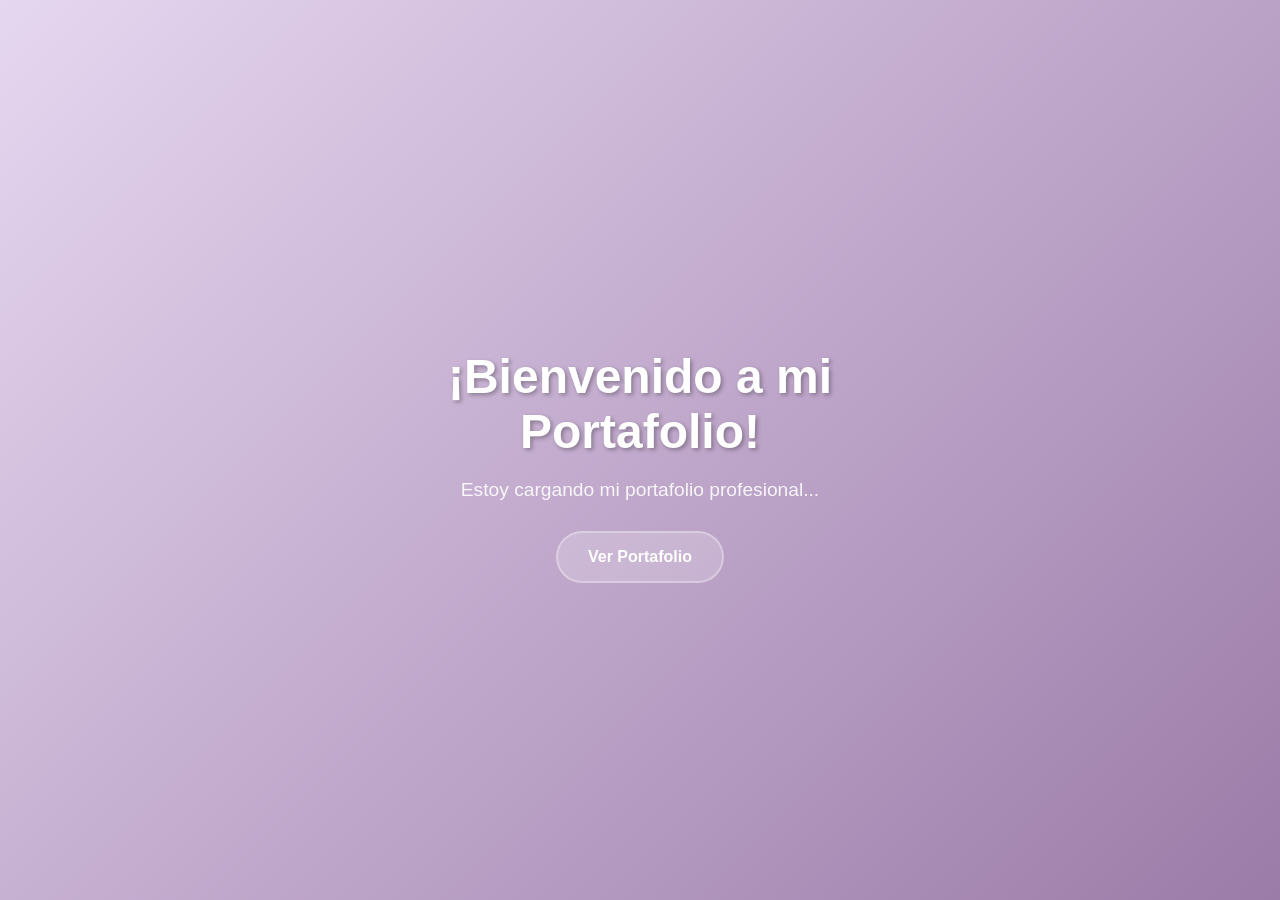
<file: index.html>
<!DOCTYPE html>
<html lang="es">
<head>
    <meta charset="UTF-8">
    <meta name="viewport" content="width=device-width, initial-scale=1.0">
    <title>Portafolio Profesional - Ivana</title>
    <meta name="description" content="Portafolio profesional de Ivana - Desarrolladora Web y Diseñadora UX/UI">
    <meta name="keywords" content="desarrollador web, diseñador UX, portafolio, frontend, backend">
    <meta name="author" content="Ivana">
    <link rel="icon" type="image/x-icon" href="favicon.ico">
    <style>
        body {
            margin: 0;
            padding: 0;
            font-family: 'Segoe UI', Tahoma, Geneva, Verdana, sans-serif;
            background: linear-gradient(135deg, #E6D7F0 0%, #9B7BA8 100%);
            color: white;
            display: flex;
            justify-content: center;
            align-items: center;
            min-height: 100vh;
            text-align: center;
        }
        .container {
            max-width: 600px;
            padding: 20px;
        }
        h1 {
            font-size: 3rem;
            margin-bottom: 20px;
            text-shadow: 2px 2px 4px rgba(0,0,0,0.3);
        }
        p {
            font-size: 1.2rem;
            margin-bottom: 30px;
            opacity: 0.9;
        }
        .btn {
            display: inline-block;
            padding: 15px 30px;
            background: rgba(255,255,255,0.2);
            color: white;
            text-decoration: none;
            border-radius: 50px;
            font-weight: 600;
            transition: all 0.3s ease;
            border: 2px solid rgba(255,255,255,0.3);
        }
        .btn:hover {
            background: rgba(255,255,255,0.3);
            transform: translateY(-3px);
        }
        .loading {
            display: none;
            margin-top: 20px;
        }
    </style>
</head>
<body>
    <div class="container">
        <h1>¡Bienvenido a mi Portafolio!</h1>
        <p>Estoy cargando mi portafolio profesional...</p>
        <div class="loading">
            <p>Redirigiendo...</p>
        </div>
        <a href="HTML/portafolio.html" class="btn">Ver Portafolio</a>
    </div>

    <script>
        // Redirección automática después de 2 segundos
        setTimeout(function() {
            window.location.href = 'HTML/portafolio.html';
        }, 2000);

        // Mostrar mensaje de carga
        setTimeout(function() {
            document.querySelector('.loading').style.display = 'block';
        }, 1000);
    </script>
</body>
</html>
</file>
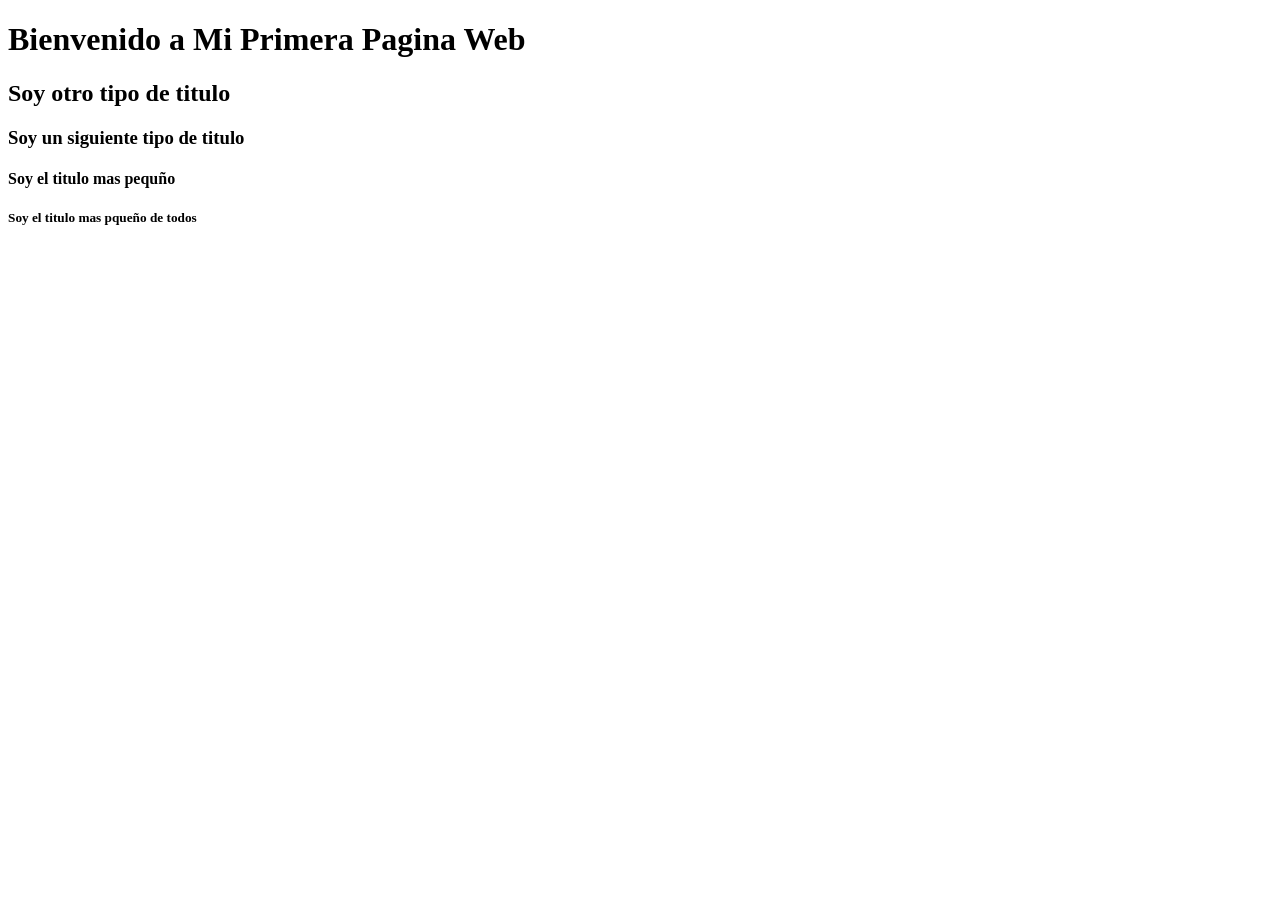
<file: ProgramacionWeb2026/HTML/01.html>
<!DOCTYPE html>
<html lang="en">
<head>
    <meta charset="UTF-8">
    <meta name="viewport" content="width=device-width, initial-scale=1.0">
    <title>Mi primera pagina Web</title>
</head>
<body>
    <h1>Bienvenido a Mi Primera Pagina Web</h1>
    <h2>Soy otro tipo de titulo</h2>
    <h3>Soy un siguiente tipo de titulo</h3>
    <h4>Soy el titulo mas pequño</h4>
    <h5>Soy el titulo mas pqueño de todos</h5>
</body>
</html>
</file>
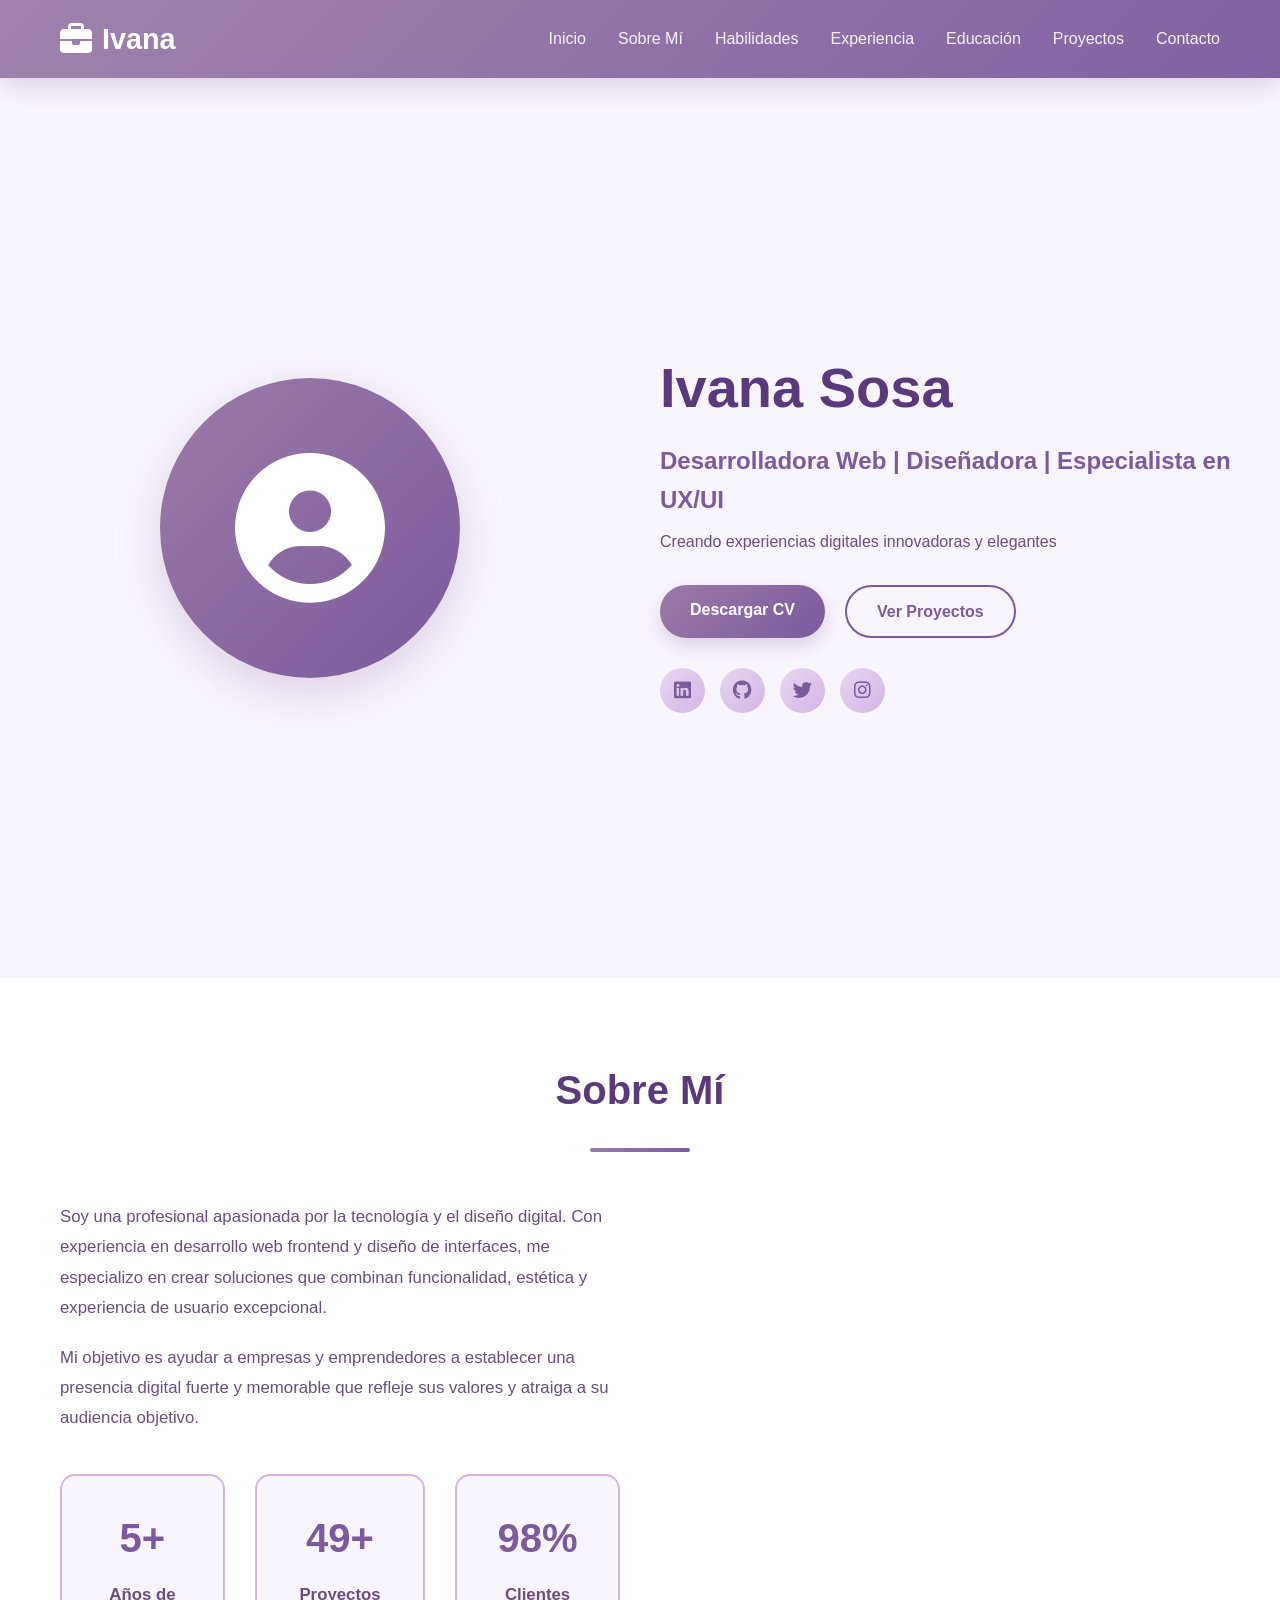
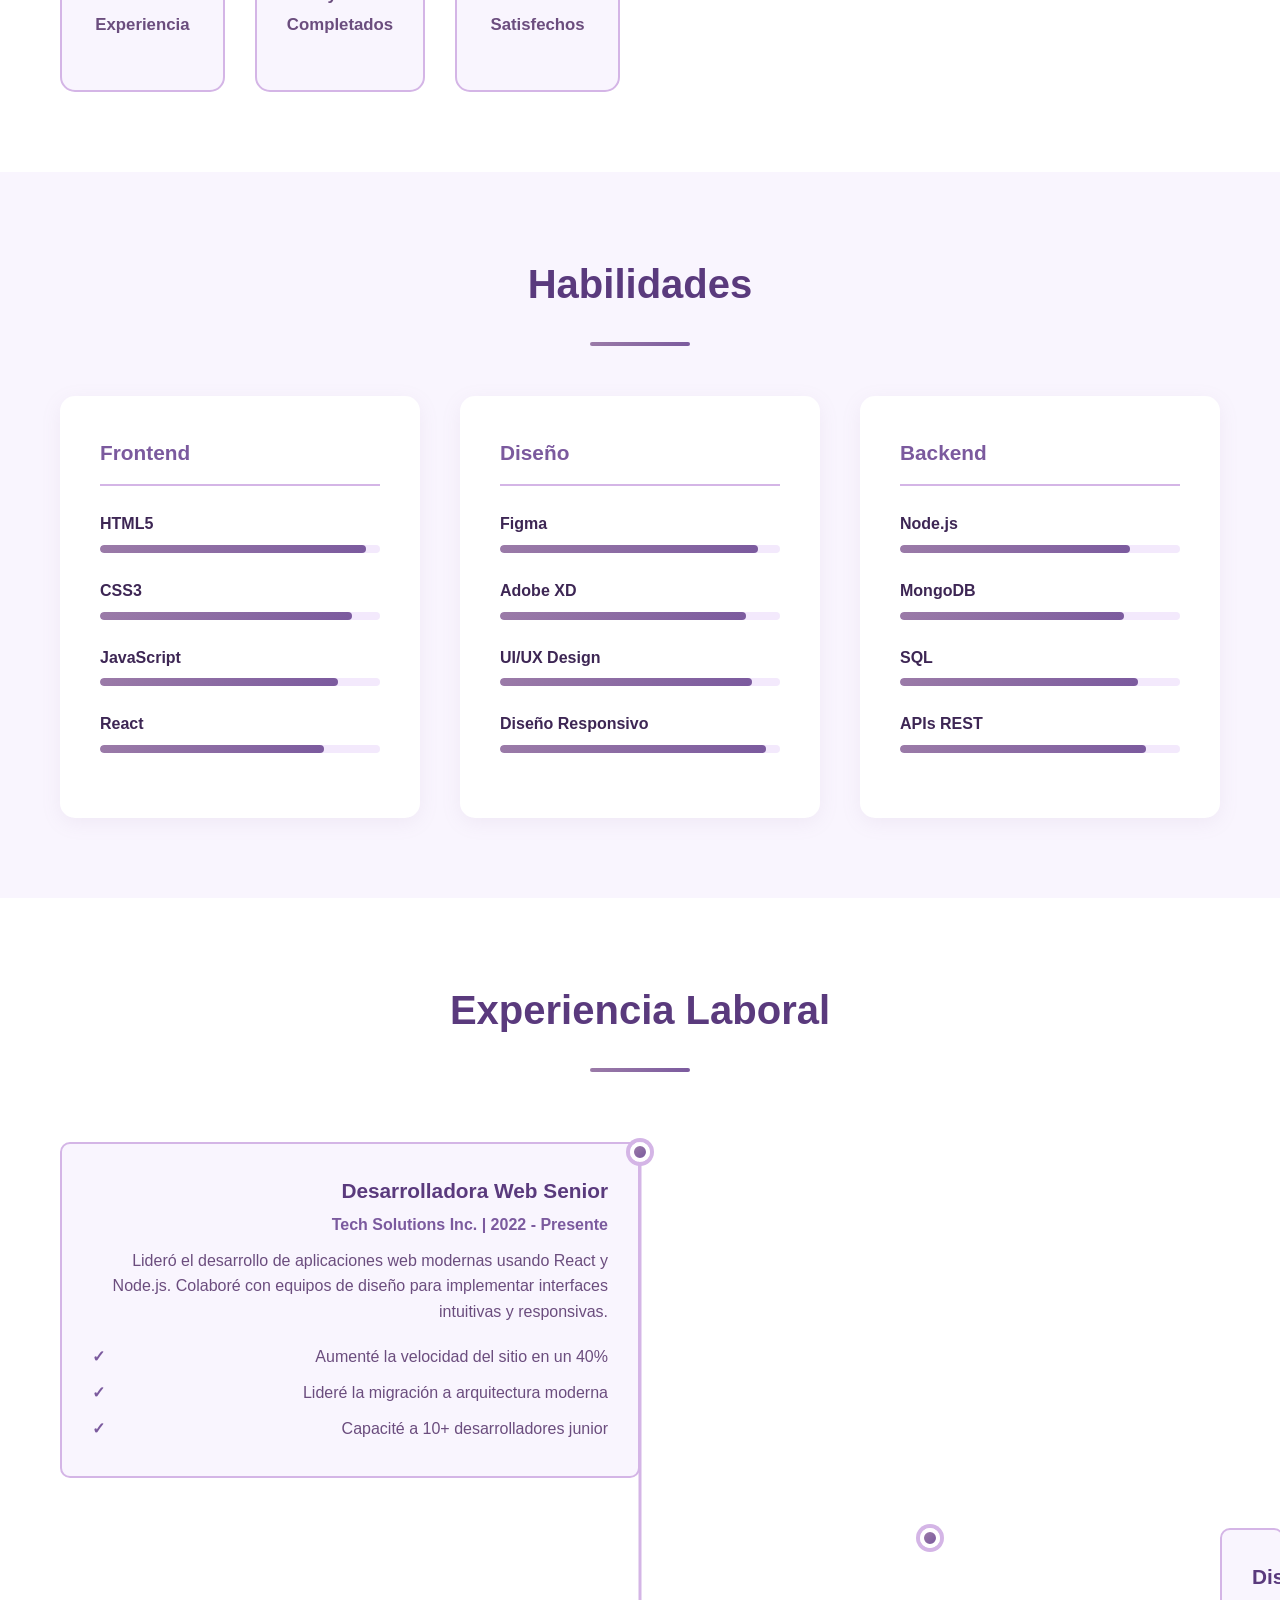
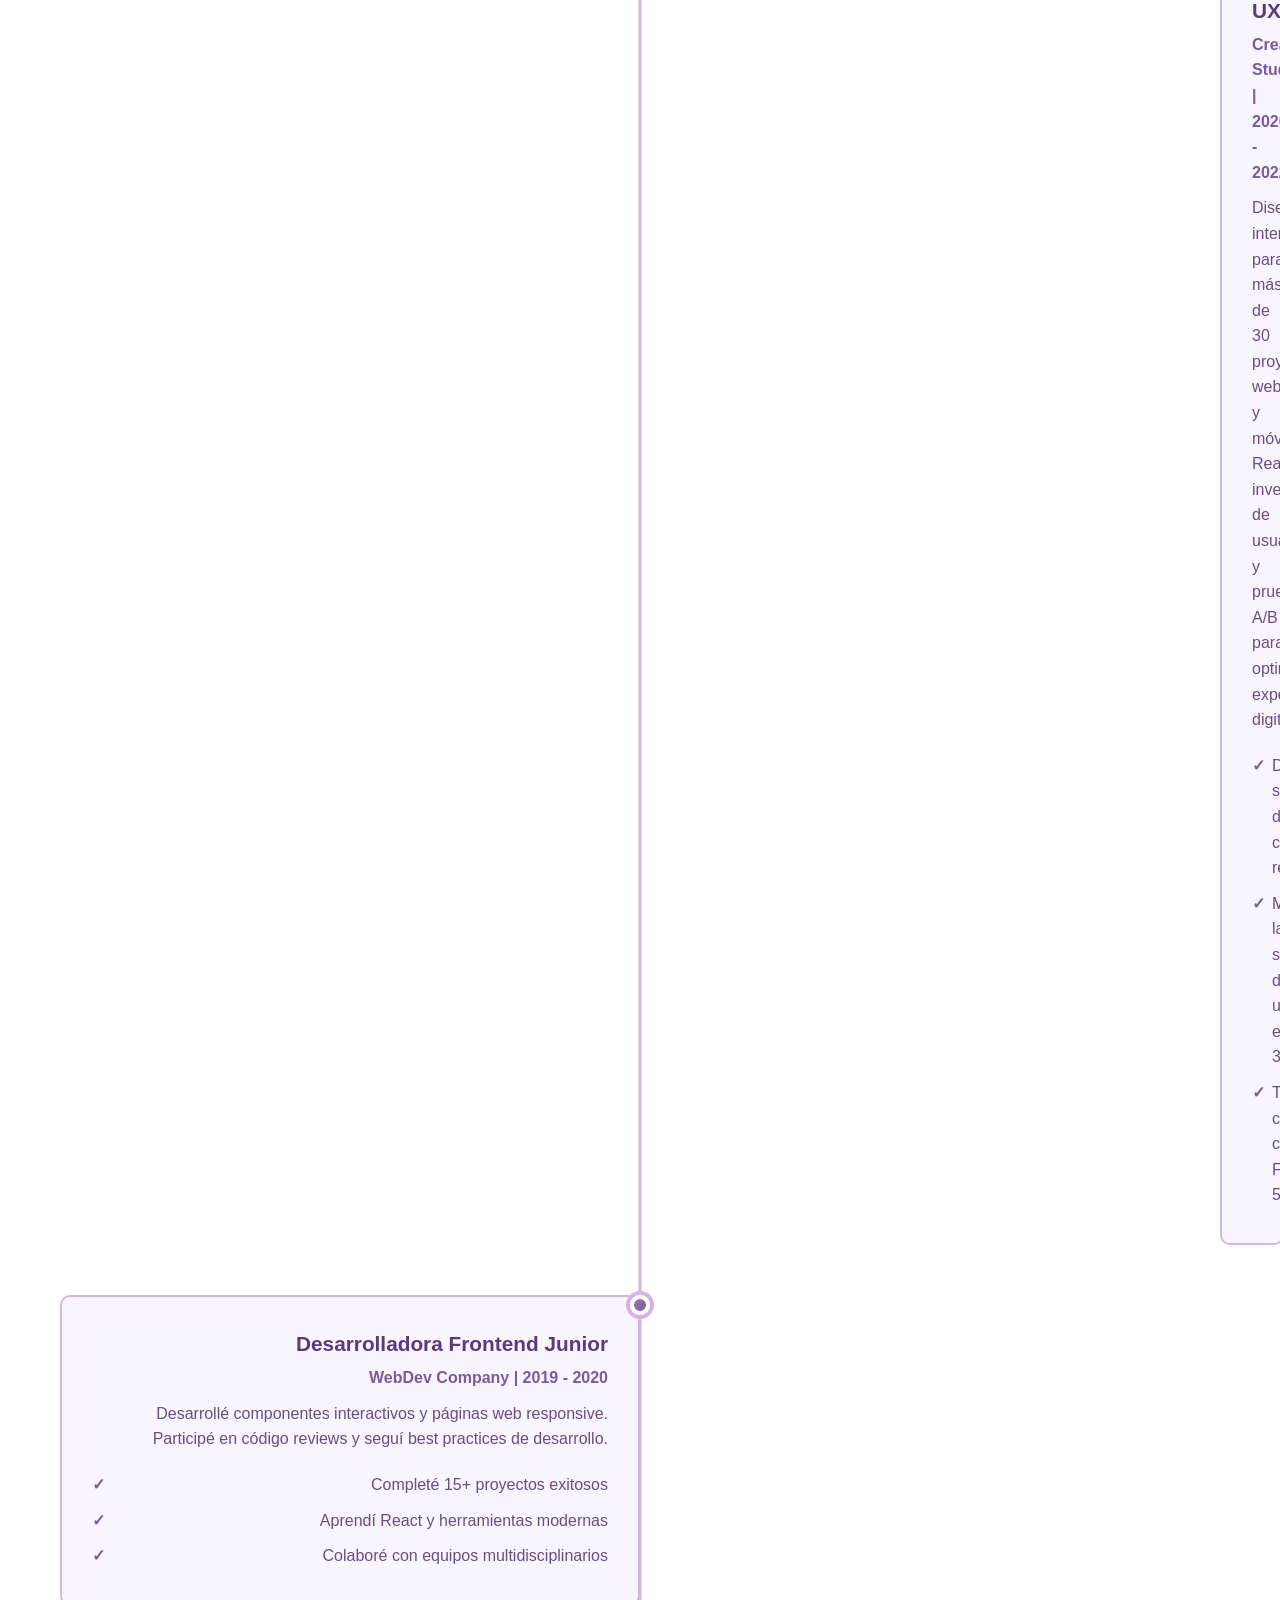
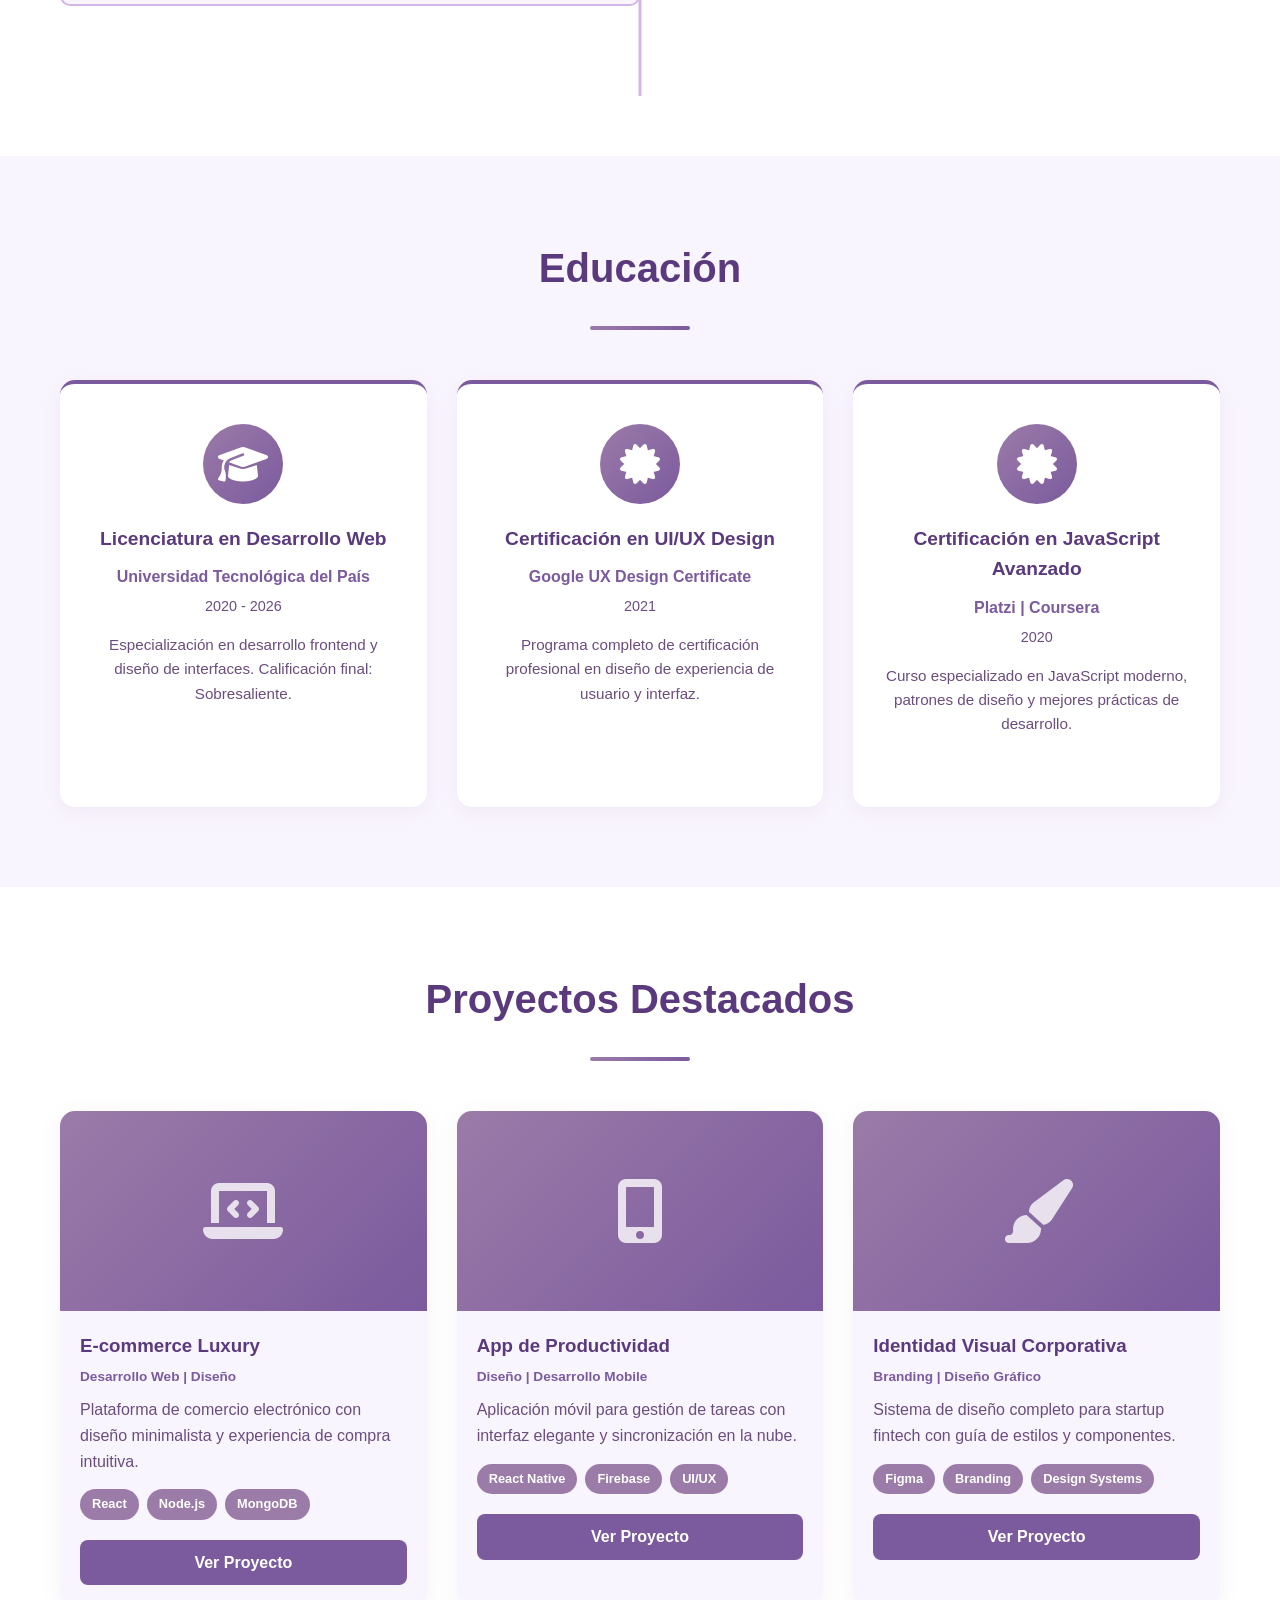
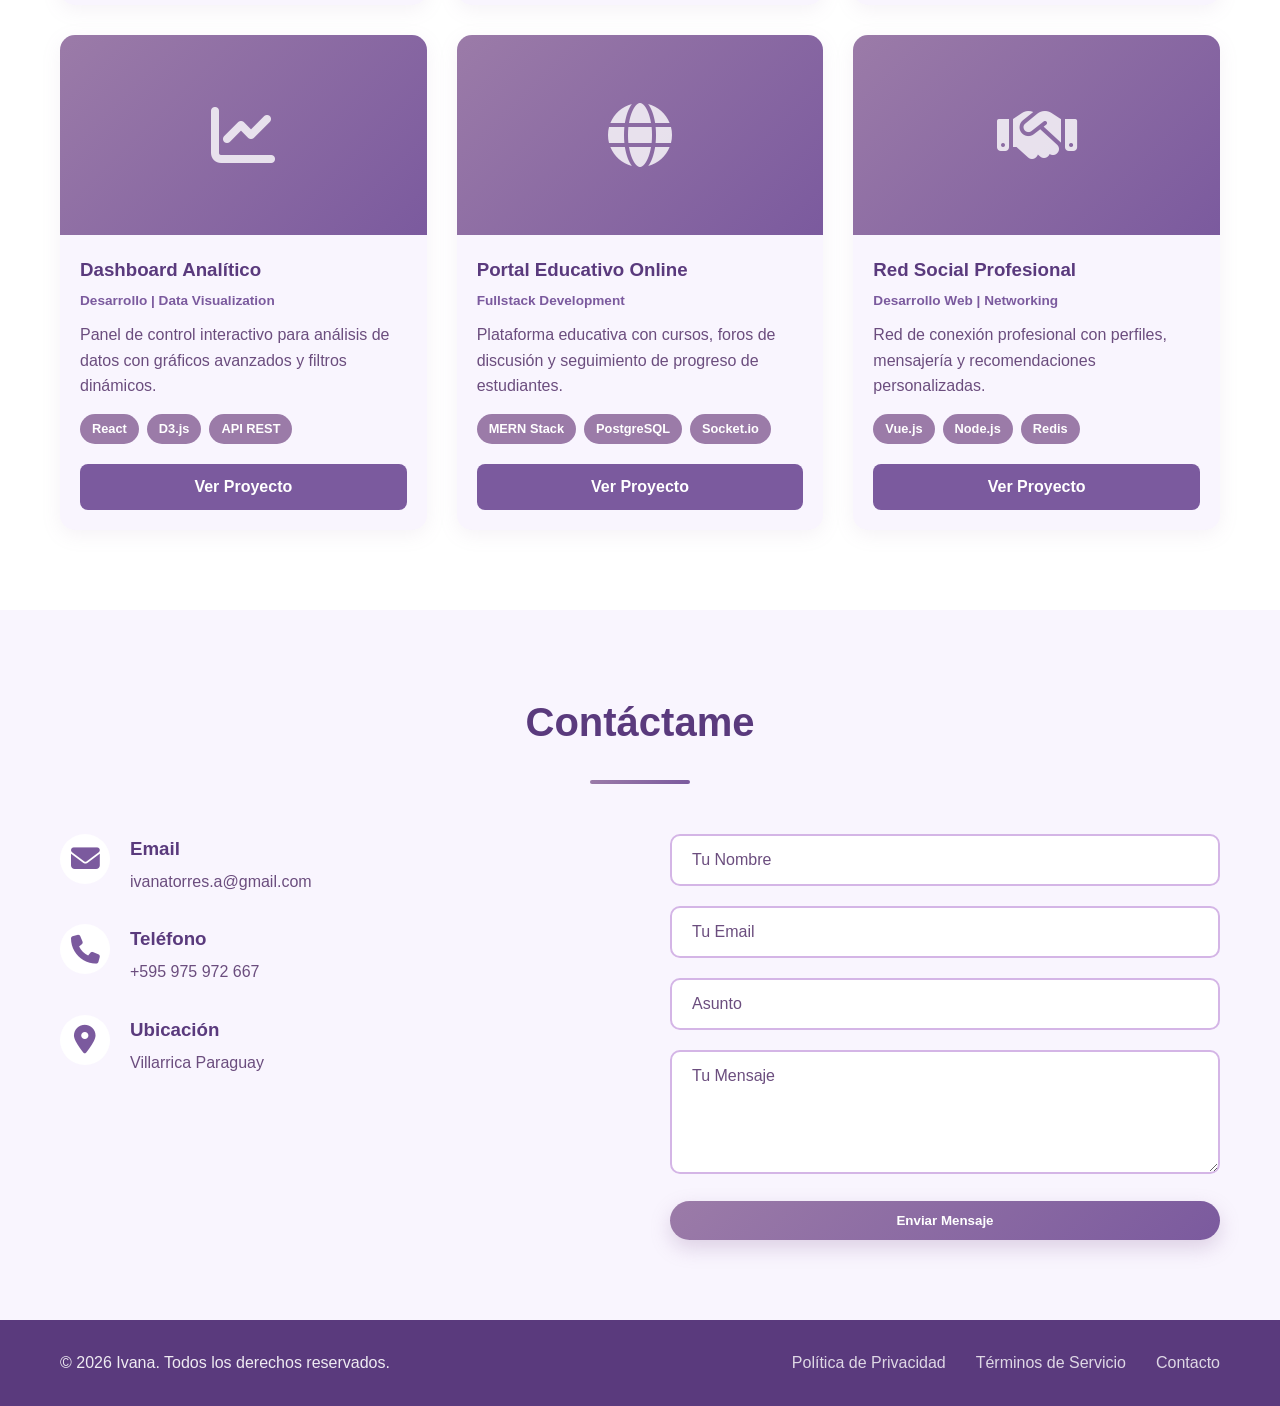
<file: ProgramacionWeb2026/HTML/portafolio.html>
<!DOCTYPE html>
<html lang="es">
<head>
    <meta charset="UTF-8">
    <meta name="viewport" content="width=device-width, initial-scale=1.0">
    <title>Ivana - Portafolio Profesional</title>
    <link rel="stylesheet" href="../CSS/portafolio.css">
    <link rel="stylesheet" href="https://cdnjs.cloudflare.com/ajax/libs/font-awesome/6.4.0/css/all.min.css">
</head>
<body>
    <!-- Navegación -->
    <nav class="navbar">
        <div class="container">
            <div class="nav-content">
                <div class="logo">
                    <i class="fas fa-briefcase"></i>
                    <span>Ivana</span>
                </div>
                <ul class="nav-links">
                    <li><a href="#inicio">Inicio</a></li>
                    <li><a href="#sobre-mi">Sobre Mí</a></li>
                    <li><a href="#habilidades">Habilidades</a></li>
                    <li><a href="#experiencia">Experiencia</a></li>
                    <li><a href="#educacion">Educación</a></li>
                    <li><a href="#proyectos">Proyectos</a></li>
                    <li><a href="#contacto">Contacto</a></li>
                </ul>
            </div>
        </div>
    </nav>

    <!-- Sección Hero -->
    <section class="hero" id="inicio">
        <div class="hero-content">
            <div class="hero-image">
                <div class="profile-circle">
                    <i class="fas fa-user-circle"></i>
                </div>
            </div>
            <div class="hero-text">
                <h1>Ivana Sosa</h1>
                <p class="titulo-profesional">Desarrolladora Web | Diseñadora | Especialista en UX/UI</p>
                <p class="descripcion">Creando experiencias digitales innovadoras y elegantes</p>
                <div class="hero-buttons">
                    <a href="#contacto" class="btn btn-primary">Descargar CV</a>
                    <a href="#proyectos" class="btn btn-secondary">Ver Proyectos</a>
                </div>
                <div class="social-links">
                    <a href="#"><i class="fab fa-linkedin"></i></a>
                    <a href="#"><i class="fab fa-github"></i></a>
                    <a href="#"><i class="fab fa-twitter"></i></a>
                    <a href="#"><i class="fab fa-instagram"></i></a>
                </div>
            </div>
        </div>
    </section>

    <!-- Sección Sobre Mí -->
    <section class="sobre-mi" id="sobre-mi">
        <div class="container">
            <h2>Sobre Mí</h2>
            <div class="content-wrapper">
                <div class="about-text">
                    <p>Soy una profesional apasionada por la tecnología y el diseño digital. Con experiencia en desarrollo web frontend y diseño de interfaces, me especializo en crear soluciones que combinan funcionalidad, estética y experiencia de usuario excepcional.</p>
                    <p>Mi objetivo es ayudar a empresas y emprendedores a establecer una presencia digital fuerte y memorable que refleje sus valores y atraiga a su audiencia objetivo.</p>
                    <div class="stats">
                        <div class="stat">
                            <h3>6+</h3>
                            <p>Años de Experiencia</p>
                        </div>
                        <div class="stat">
                            <h3>50+</h3>
                            <p>Proyectos Completados</p>
                        </div>
                        <div class="stat">
                            <h3>100%</h3>
                            <p>Clientes Satisfechos</p>
                        </div>
                    </div>
                </div>
            </div>
        </div>
    </section>

    <!-- Sección Habilidades -->
    <section class="habilidades" id="habilidades">
        <div class="container">
            <h2>Habilidades</h2>
            <div class="skills-grid">
                <div class="skill-category">
                    <h3>Frontend</h3>
                    <div class="skill-item">
                        <span>HTML5</span>
                        <div class="progress-bar">
                            <div class="progress" style="width: 95%"></div>
                        </div>
                    </div>
                    <div class="skill-item">
                        <span>CSS3</span>
                        <div class="progress-bar">
                            <div class="progress" style="width: 90%"></div>
                        </div>
                    </div>
                    <div class="skill-item">
                        <span>JavaScript</span>
                        <div class="progress-bar">
                            <div class="progress" style="width: 85%"></div>
                        </div>
                    </div>
                    <div class="skill-item">
                        <span>React</span>
                        <div class="progress-bar">
                            <div class="progress" style="width: 80%"></div>
                        </div>
                    </div>
                </div>

                <div class="skill-category">
                    <h3>Diseño</h3>
                    <div class="skill-item">
                        <span>Figma</span>
                        <div class="progress-bar">
                            <div class="progress" style="width: 92%"></div>
                        </div>
                    </div>
                    <div class="skill-item">
                        <span>Adobe XD</span>
                        <div class="progress-bar">
                            <div class="progress" style="width: 88%"></div>
                        </div>
                    </div>
                    <div class="skill-item">
                        <span>UI/UX Design</span>
                        <div class="progress-bar">
                            <div class="progress" style="width: 90%"></div>
                        </div>
                    </div>
                    <div class="skill-item">
                        <span>Diseño Responsivo</span>
                        <div class="progress-bar">
                            <div class="progress" style="width: 95%"></div>
                        </div>
                    </div>
                </div>

                <div class="skill-category">
                    <h3>Backend</h3>
                    <div class="skill-item">
                        <span>Node.js</span>
                        <div class="progress-bar">
                            <div class="progress" style="width: 82%"></div>
                        </div>
                    </div>
                    <div class="skill-item">
                        <span>MongoDB</span>
                        <div class="progress-bar">
                            <div class="progress" style="width: 80%"></div>
                        </div>
                    </div>
                    <div class="skill-item">
                        <span>SQL</span>
                        <div class="progress-bar">
                            <div class="progress" style="width: 85%"></div>
                        </div>
                    </div>
                    <div class="skill-item">
                        <span>APIs REST</span>
                        <div class="progress-bar">
                            <div class="progress" style="width: 88%"></div>
                        </div>
                    </div>
                </div>
            </div>
        </div>
    </section>

    <!-- Sección Experiencia -->
    <section class="experiencia" id="experiencia">
        <div class="container">
            <h2>Experiencia Laboral</h2>
            <div class="timeline">
                <div class="timeline-item">
                    <div class="timeline-marker"></div>
                    <div class="timeline-content">
                        <h3>Desarrolladora Web Senior</h3>
                        <p class="empresa">Tech Solutions Inc. | 2022 - Presente</p>
                        <p class="descripcion">Lideró el desarrollo de aplicaciones web modernas usando React y Node.js. Colaboré con equipos de diseño para implementar interfaces intuitivas y responsivas.</p>
                        <ul class="logros">
                            <li>Aumenté la velocidad del sitio en un 40%</li>
                            <li>Lideré la migración a arquitectura moderna</li>
                            <li>Capacité a 10+ desarrolladores junior</li>
                        </ul>
                    </div>
                </div>

                <div class="timeline-item">
                    <div class="timeline-marker"></div>
                    <div class="timeline-content">
                        <h3>Diseñadora UX/UI</h3>
                        <p class="empresa">Creative Studio | 2020 - 2022</p>
                        <p class="descripcion">Diseñé interfaces para más de 30 proyectos web y móviles. Realicé investigación de usuarios y pruebas A/B para optimizar experiencias digitales.</p>
                        <ul class="logros">
                            <li>Diseñé sistema de componentes reutilizable</li>
                            <li>Mejoré la satisfacción del usuario en 35%</li>
                            <li>Trabajé con clientes Fortune 500</li>
                        </ul>
                    </div>
                </div>

                <div class="timeline-item">
                    <div class="timeline-marker"></div>
                    <div class="timeline-content">
                        <h3>Desarrolladora Frontend Junior</h3>
                        <p class="empresa">WebDev Company | 2019 - 2020</p>
                        <p class="descripcion">Desarrollé componentes interactivos y páginas web responsive. Participé en código reviews y seguí best practices de desarrollo.</p>
                        <ul class="logros">
                            <li>Completé 15+ proyectos exitosos</li>
                            <li>Aprendí React y herramientas modernas</li>
                            <li>Colaboré con equipos multidisciplinarios</li>
                        </ul>
                    </div>
                </div>
            </div>
        </div>
    </section>

    <!-- Sección Educación -->
    <section class="educacion" id="educacion">
        <div class="container">
            <h2>Educación</h2>
            <div class="education-grid">
                <div class="education-card">
                    <div class="education-icon">
                        <i class="fas fa-graduation-cap"></i>
                    </div>
                    <h3>Licenciatura en Desarrollo Web</h3>
                    <p class="institucion">Universidad Tecnológica del País</p>
                    <p class="anio">2020 - 2026</p>
                    <p class="descripcion">Especialización en desarrollo frontend y diseño de interfaces. Calificación final: Sobresaliente.</p>
                </div>

                <div class="education-card">
                    <div class="education-icon">
                        <i class="fas fa-certificate"></i>
                    </div>
                    <h3>Certificación en UI/UX Design</h3>
                    <p class="institucion">Google UX Design Certificate</p>
                    <p class="anio">2021</p>
                    <p class="descripcion">Programa completo de certificación profesional en diseño de experiencia de usuario y interfaz.</p>
                </div>

                <div class="education-card">
                    <div class="education-icon">
                        <i class="fas fa-certificate"></i>
                    </div>
                    <h3>Certificación en JavaScript Avanzado</h3>
                    <p class="institucion">Platzi | Coursera</p>
                    <p class="anio">2020</p>
                    <p class="descripcion">Curso especializado en JavaScript moderno, patrones de diseño y mejores prácticas de desarrollo.</p>
                </div>
            </div>
        </div>
    </section>

    <!-- Sección Proyectos -->
    <section class="proyectos" id="proyectos">
        <div class="container">
            <h2>Proyectos Destacados</h2>
            <div class="projects-grid">
                <div class="project-card">
                    <div class="project-image">
                        <i class="fas fa-laptop-code"></i>
                    </div>
                    <h3>E-commerce Luxury</h3>
                    <p class="category">Desarrollo Web | Diseño</p>
                    <p class="descripcion">Plataforma de comercio electrónico con diseño minimalista y experiencia de compra intuitiva.</p>
                    <div class="technologies">
                        <span>React</span>
                        <span>Node.js</span>
                        <span>MongoDB</span>
                    </div>
                    <a href="#" class="btn-proyecto">Ver Proyecto</a>
                </div>

                <div class="project-card">
                    <div class="project-image">
                        <i class="fas fa-mobile-alt"></i>
                    </div>
                    <h3>App de Productividad</h3>
                    <p class="category">Diseño | Desarrollo Mobile</p>
                    <p class="descripcion">Aplicación móvil para gestión de tareas con interfaz elegante y sincronización en la nube.</p>
                    <div class="technologies">
                        <span>React Native</span>
                        <span>Firebase</span>
                        <span>UI/UX</span>
                    </div>
                    <a href="#" class="btn-proyecto">Ver Proyecto</a>
                </div>

                <div class="project-card">
                    <div class="project-image">
                        <i class="fas fa-paint-brush"></i>
                    </div>
                    <h3>Identidad Visual Corporativa</h3>
                    <p class="category">Branding | Diseño Gráfico</p>
                    <p class="descripcion">Sistema de diseño completo para startup fintech con guía de estilos y componentes.</p>
                    <div class="technologies">
                        <span>Figma</span>
                        <span>Branding</span>
                        <span>Design Systems</span>
                    </div>
                    <a href="#" class="btn-proyecto">Ver Proyecto</a>
                </div>

                <div class="project-card">
                    <div class="project-image">
                        <i class="fas fa-chart-line"></i>
                    </div>
                    <h3>Dashboard Analítico</h3>
                    <p class="category">Desarrollo | Data Visualization</p>
                    <p class="descripcion">Panel de control interactivo para análisis de datos con gráficos avanzados y filtros dinámicos.</p>
                    <div class="technologies">
                        <span>React</span>
                        <span>D3.js</span>
                        <span>API REST</span>
                    </div>
                    <a href="#" class="btn-proyecto">Ver Proyecto</a>
                </div>

                <div class="project-card">
                    <div class="project-image">
                        <i class="fas fa-globe"></i>
                    </div>
                    <h3>Portal Educativo Online</h3>
                    <p class="category">Fullstack Development</p>
                    <p class="descripcion">Plataforma educativa con cursos, foros de discusión y seguimiento de progreso de estudiantes.</p>
                    <div class="technologies">
                        <span>MERN Stack</span>
                        <span>PostgreSQL</span>
                        <span>Socket.io</span>
                    </div>
                    <a href="#" class="btn-proyecto">Ver Proyecto</a>
                </div>

                <div class="project-card">
                    <div class="project-image">
                        <i class="fas fa-handshake"></i>
                    </div>
                    <h3>Red Social Profesional</h3>
                    <p class="category">Desarrollo Web | Networking</p>
                    <p class="descripcion">Red de conexión profesional con perfiles, mensajería y recomendaciones personalizadas.</p>
                    <div class="technologies">
                        <span>Vue.js</span>
                        <span>Node.js</span>
                        <span>Redis</span>
                    </div>
                    <a href="#" class="btn-proyecto">Ver Proyecto</a>
                </div>
            </div>
        </div>
    </section>

    <!-- Sección Contacto -->
    <section class="contacto" id="contacto">
        <div class="container">
            <h2>Contáctame</h2>
            <div class="contact-content">
                <div class="contact-info">
                    <div class="info-item">
                        <i class="fas fa-envelope"></i>
                        <div>
                            <h3>Email</h3>
                            <p>ivanatorres.a@gmail.com</p>
                        </div>
                    </div>
                    <div class="info-item">
                        <i class="fas fa-phone"></i>
                        <div>
                            <h3>Teléfono</h3>
                            <p>+595 975 972 667</p>
                        </div>
                    </div>
                    <div class="info-item">
                        <i class="fas fa-map-marker-alt"></i>
                        <div>
                            <h3>Ubicación</h3>
                            <p>Villarrica Paraguay </p>
                        </div>
                    </div>
                </div>

                <form class="contact-form">
                    <div class="form-group">
                        <input type="text" placeholder="Tu Nombre" required>
                    </div>
                    <div class="form-group">
                        <input type="email" placeholder="Tu Email" required>
                    </div>
                    <div class="form-group">
                        <input type="text" placeholder="Asunto" required>
                    </div>
                    <div class="form-group">
                        <textarea placeholder="Tu Mensaje" rows="5" required></textarea>
                    </div>
                    <button type="submit" class="btn btn-primary">Enviar Mensaje</button>
                </form>
            </div>
        </div>
    </section>

    <!-- Footer -->
    <footer class="footer">
        <div class="container">
            <div class="footer-content">
                <p>&copy; 2026 Ivana. Todos los derechos reservados.</p>
                <div class="footer-links">
                    <a href="#">Política de Privacidad</a>
                    <a href="#">Términos de Servicio</a>
                    <a href="#">Contacto</a>
                </div>
            </div>
        </div>
    </footer>

    <script src="../JAVASCRIPT/portafolio.js"></script>
</body>
</html>
</file>
<file: ProgramacionWeb2026/CSS/portafolio.css>
/* ==================== VARIABLES Y RESET ==================== */
:root {
    --primary-lavanda: #E6D7F0;
    --primary-morado: #9B7BA8;
    --secondary-morado: #7B5A9E;
    --dark-morado: #5A3A7D;
    --accent-lavanda: #F3E9FC;
    --accent-light: #F9F5FE;
    --text-dark: #3D2654;
    --text-light: #6B4D7E;
    --border-color: #D4B5E6;
    --gradient-1: linear-gradient(135deg, #9B7BA8 0%, #7B5A9E 100%);
    --gradient-2: linear-gradient(135deg, #E6D7F0 0%, #D4B5E6 100%);
}

* {
    margin: 0;
    padding: 0;
    box-sizing: border-box;
}

html {
    scroll-behavior: smooth;
}

body {
    font-family: 'Segoe UI', Tahoma, Geneva, Verdana, sans-serif;
    color: var(--text-dark);
    background-color: #FAFAF8;
    line-height: 1.6;
}

.container {
    max-width: 1200px;
    margin: 0 auto;
    padding: 0 20px;
}

/* ==================== NAVEGACIÓN ==================== */
.navbar {
    background: linear-gradient(135deg, rgba(155, 123, 168, 0.95) 0%, rgba(123, 90, 158, 0.95) 100%);
    padding: 1rem 0;
    position: sticky;
    top: 0;
    z-index: 1000;
    box-shadow: 0 4px 15px rgba(155, 123, 168, 0.2);
}

.nav-content {
    display: flex;
    justify-content: space-between;
    align-items: center;
}

.logo {
    display: flex;
    align-items: center;
    gap: 10px;
    font-size: 1.8rem;
    font-weight: bold;
    color: white;
}

.logo i {
    font-size: 2rem;
}

.nav-links {
    display: flex;
    list-style: none;
    gap: 2rem;
}

.nav-links a {
    color: rgba(255, 255, 255, 0.9);
    text-decoration: none;
    font-weight: 500;
    transition: all 0.3s ease;
    position: relative;
}

.nav-links a:hover {
    color: white;
}

.nav-links a::after {
    content: '';
    position: absolute;
    bottom: -5px;
    left: 0;
    width: 0;
    height: 2px;
    background: white;
    transition: width 0.3s ease;
}

.nav-links a:hover::after {
    width: 100%;
}

/* ==================== SECCIÓN HERO ==================== */
.hero {
    background: var(--accent-light);
    padding: 60px 0;
    min-height: 100vh;
    display: flex;
    align-items: center;
}

.hero-content {
    display: grid;
    grid-template-columns: 1fr 1fr;
    gap: 40px;
    align-items: center;
}

.hero-image {
    display: flex;
    justify-content: center;
    align-items: center;
}

.profile-circle {
    width: 300px;
    height: 300px;
    border-radius: 50%;
    background: var(--gradient-1);
    display: flex;
    align-items: center;
    justify-content: center;
    font-size: 150px;
    color: white;
    box-shadow: 0 15px 50px rgba(155, 123, 168, 0.3);
    animation: float 3s ease-in-out infinite;
}

@keyframes float {
    0%, 100% { transform: translateY(0px); }
    50% { transform: translateY(-20px); }
}

.hero-text h1 {
    font-size: 3.5rem;
    color: var(--dark-morado);
    margin-bottom: 10px;
    font-weight: 800;
}

.titulo-profesional {
    font-size: 1.5rem;
    color: var(--secondary-morado);
    margin-bottom: 10px;
    font-weight: 600;
}

.descripcion {
    font-size: 1rem;
    color: var(--text-light);
    margin-bottom: 30px;
}

.hero-buttons {
    display: flex;
    gap: 20px;
    margin-bottom: 30px;
}

.btn {
    padding: 12px 30px;
    border-radius: 50px;
    text-decoration: none;
    font-weight: 600;
    border: none;
    cursor: pointer;
    transition: all 0.3s ease;
    display: inline-block;
}

.btn-primary {
    background: var(--gradient-1);
    color: white;
    box-shadow: 0 8px 20px rgba(155, 123, 168, 0.3);
}

.btn-primary:hover {
    transform: translateY(-3px);
    box-shadow: 0 12px 30px rgba(155, 123, 168, 0.4);
}

.btn-secondary {
    background: transparent;
    color: var(--secondary-morado);
    border: 2px solid var(--secondary-morado);
}

.btn-secondary:hover {
    background: var(--secondary-morado);
    color: white;
}

.social-links {
    display: flex;
    gap: 15px;
    margin-top: 30px;
}

.social-links a {
    width: 45px;
    height: 45px;
    border-radius: 50%;
    background: var(--gradient-2);
    display: flex;
    align-items: center;
    justify-content: center;
    color: var(--secondary-morado);
    font-size: 1.2rem;
    transition: all 0.3s ease;
    text-decoration: none;
}

.social-links a:hover {
    background: var(--gradient-1);
    color: white;
    transform: scale(1.1) translateY(-3px);
}

/* ==================== SECCIÓN SOBRE MÍ ==================== */
.sobre-mi {
    padding: 80px 0;
    background: white;
}

.sobre-mi h2,
.habilidades h2,
.experiencia h2,
.educacion h2,
.proyectos h2,
.contacto h2 {
    font-size: 2.5rem;
    color: var(--dark-morado);
    margin-bottom: 50px;
    text-align: center;
    position: relative;
    padding-bottom: 30px;
}

.sobre-mi h2::after,
.habilidades h2::after,
.experiencia h2::after,
.educacion h2::after,
.proyectos h2::after,
.contacto h2::after {
    content: '';
    position: absolute;
    bottom: 0;
    left: 50%;
    transform: translateX(-50%);
    width: 100px;
    height: 4px;
    background: var(--gradient-1);
    border-radius: 2px;
}

.content-wrapper {
    display: grid;
    grid-template-columns: 1fr 1fr;
    gap: 40px;
    align-items: center;
}

.about-text p {
    color: var(--text-light);
    margin-bottom: 20px;
    font-size: 1.05rem;
    line-height: 1.8;
}

.stats {
    display: grid;
    grid-template-columns: repeat(3, 1fr);
    gap: 30px;
    margin-top: 40px;
}

.stat {
    background: var(--accent-light);
    padding: 30px;
    border-radius: 15px;
    text-align: center;
    border: 2px solid var(--border-color);
    transition: all 0.3s ease;
}

.stat:hover {
    transform: translateY(-5px);
    border-color: var(--secondary-morado);
    box-shadow: 0 10px 30px rgba(155, 123, 168, 0.2);
}

.stat h3 {
    font-size: 2.5rem;
    color: var(--secondary-morado);
    margin-bottom: 10px;
}

.stat p {
    color: var(--text-light);
    font-weight: 600;
}

/* ==================== SECCIÓN HABILIDADES ==================== */
.habilidades {
    padding: 80px 0;
    background: var(--accent-light);
}

.skills-grid {
    display: grid;
    grid-template-columns: repeat(3, 1fr);
    gap: 40px;
}

.skill-category {
    background: white;
    padding: 40px;
    border-radius: 15px;
    box-shadow: 0 5px 20px rgba(155, 123, 168, 0.1);
    transition: all 0.3s ease;
}

.skill-category:hover {
    transform: translateY(-5px);
    box-shadow: 0 10px 40px rgba(155, 123, 168, 0.2);
}

.skill-category h3 {
    color: var(--secondary-morado);
    margin-bottom: 25px;
    font-size: 1.3rem;
    padding-bottom: 15px;
    border-bottom: 2px solid var(--border-color);
}

.skill-item {
    margin-bottom: 25px;
}

.skill-item span {
    display: block;
    color: var(--text-dark);
    font-weight: 600;
    margin-bottom: 8px;
}

.progress-bar {
    width: 100%;
    height: 8px;
    background: var(--accent-lavanda);
    border-radius: 10px;
    overflow: hidden;
}

.progress {
    height: 100%;
    background: var(--gradient-1);
    border-radius: 10px;
    transition: width 0.5s ease;
}

/* ==================== SECCIÓN EXPERIENCIA ==================== */
.experiencia {
    padding: 80px 0;
    background: white;
}

.timeline {
    position: relative;
    padding: 20px 0;
}

.timeline::before {
    content: '';
    position: absolute;
    left: 50%;
    transform: translateX(-50%);
    width: 3px;
    height: 100%;
    background: var(--border-color);
}

.timeline-item {
    margin-bottom: 50px;
    position: relative;
}

.timeline-item:nth-child(odd) {
    margin-left: 0;
    padding-right: 50%;
    text-align: right;
}

.timeline-item:nth-child(even) {
    margin-left: 50%;
    padding-left: 50%;
}

.timeline-marker {
    position: absolute;
    left: 50%;
    top: 0;
    transform: translateX(-50%);
    width: 20px;
    height: 20px;
    background: var(--gradient-1);
    border: 4px solid white;
    border-radius: 50%;
    z-index: 10;
    box-shadow: 0 0 0 4px var(--border-color);
}

.timeline-content {
    background: var(--accent-light);
    padding: 30px;
    border-radius: 10px;
    border: 2px solid var(--border-color);
    transition: all 0.3s ease;
}

.timeline-content:hover {
    border-color: var(--secondary-morado);
    box-shadow: 0 10px 30px rgba(155, 123, 168, 0.2);
}

.timeline-content h3 {
    color: var(--dark-morado);
    margin-bottom: 5px;
    font-size: 1.3rem;
}

.empresa {
    color: var(--secondary-morado);
    font-weight: 600;
    margin-bottom: 10px;
}

.timeline-content .descripcion {
    color: var(--text-light);
    margin-bottom: 15px;
}

.logros {
    list-style: none;
    margin-top: 15px;
}

.logros li {
    color: var(--text-light);
    padding: 5px 0;
    padding-left: 20px;
    position: relative;
}

.logros li::before {
    content: '✓';
    position: absolute;
    left: 0;
    color: var(--secondary-morado);
    font-weight: bold;
}

/* ==================== SECCIÓN EDUCACIÓN ==================== */
.educacion {
    padding: 80px 0;
    background: var(--accent-light);
}

.education-grid {
    display: grid;
    grid-template-columns: repeat(3, 1fr);
    gap: 30px;
}

.education-card {
    background: white;
    padding: 40px 30px;
    border-radius: 15px;
    text-align: center;
    box-shadow: 0 5px 20px rgba(155, 123, 168, 0.1);
    transition: all 0.3s ease;
    border-top: 4px solid var(--secondary-morado);
}

.education-card:hover {
    transform: translateY(-10px);
    box-shadow: 0 15px 40px rgba(155, 123, 168, 0.2);
}

.education-icon {
    width: 80px;
    height: 80px;
    background: var(--gradient-1);
    border-radius: 50%;
    display: flex;
    align-items: center;
    justify-content: center;
    font-size: 2.5rem;
    color: white;
    margin: 0 auto 20px;
}

.education-card h3 {
    color: var(--dark-morado);
    margin-bottom: 10px;
    font-size: 1.2rem;
}

.institucion {
    color: var(--secondary-morado);
    font-weight: 600;
    margin-bottom: 5px;
}

.anio {
    color: var(--text-light);
    font-size: 0.9rem;
    margin-bottom: 15px;
}

.education-card .descripcion {
    color: var(--text-light);
    font-size: 0.95rem;
}

/* ==================== SECCIÓN PROYECTOS ==================== */
.proyectos {
    padding: 80px 0;
    background: white;
}

.projects-grid {
    display: grid;
    grid-template-columns: repeat(3, 1fr);
    gap: 30px;
}

.project-card {
    background: var(--accent-light);
    border-radius: 15px;
    overflow: hidden;
    box-shadow: 0 5px 20px rgba(155, 123, 168, 0.1);
    transition: all 0.3s ease;
    display: flex;
    flex-direction: column;
}

.project-card:hover {
    transform: translateY(-10px);
    box-shadow: 0 15px 40px rgba(155, 123, 168, 0.25);
}

.project-image {
    width: 100%;
    height: 200px;
    background: var(--gradient-1);
    display: flex;
    align-items: center;
    justify-content: center;
    font-size: 4rem;
    color: rgba(255, 255, 255, 0.8);
}

.project-card h3 {
    color: var(--dark-morado);
    padding: 20px 20px 0;
    margin-bottom: 5px;
}

.category {
    color: var(--secondary-morado);
    font-size: 0.85rem;
    font-weight: 600;
    padding: 0 20px;
    margin-bottom: 10px;
}

.project-card .descripcion {
    color: var(--text-light);
    padding: 0 20px;
    margin-bottom: 15px;
}

.technologies {
    display: flex;
    flex-wrap: wrap;
    gap: 8px;
    padding: 0 20px;
    margin-bottom: 20px;
}

.technologies span {
    background: var(--primary-morado);
    color: white;
    padding: 5px 12px;
    border-radius: 20px;
    font-size: 0.8rem;
    font-weight: 600;
}

.btn-proyecto {
    margin: 0 20px 20px;
    display: inline-block;
    padding: 10px 20px;
    background: var(--secondary-morado);
    color: white;
    text-decoration: none;
    border-radius: 8px;
    text-align: center;
    font-weight: 600;
    transition: all 0.3s ease;
}

.btn-proyecto:hover {
    background: var(--dark-morado);
    transform: translateX(5px);
}

/* ==================== SECCIÓN CONTACTO ==================== */
.contacto {
    padding: 80px 0;
    background: var(--accent-light);
}

.contact-content {
    display: grid;
    grid-template-columns: 1fr 1fr;
    gap: 60px;
}

.contact-info {
    display: flex;
    flex-direction: column;
    gap: 30px;
}

.info-item {
    display: flex;
    gap: 20px;
    align-items: flex-start;
}

.info-item i {
    font-size: 1.8rem;
    color: var(--secondary-morado);
    width: 50px;
    height: 50px;
    background: white;
    border-radius: 50%;
    display: flex;
    align-items: center;
    justify-content: center;
}

.info-item h3 {
    color: var(--dark-morado);
    margin-bottom: 5px;
}

.info-item p {
    color: var(--text-light);
}

.contact-form {
    display: flex;
    flex-direction: column;
    gap: 20px;
}

.form-group {
    width: 100%;
}

.form-group input,
.form-group textarea {
    width: 100%;
    padding: 15px 20px;
    border: 2px solid var(--border-color);
    border-radius: 10px;
    font-size: 1rem;
    font-family: inherit;
    color: var(--text-dark);
    transition: all 0.3s ease;
}

.form-group input::placeholder,
.form-group textarea::placeholder {
    color: var(--text-light);
}

.form-group input:focus,
.form-group textarea:focus {
    outline: none;
    border-color: var(--secondary-morado);
    box-shadow: 0 0 0 3px rgba(155, 123, 168, 0.1);
}

/* ==================== FOOTER ==================== */
.footer {
    background: var(--dark-morado);
    color: rgba(255, 255, 255, 0.9);
    padding: 30px 0;
    text-align: center;
}

.footer-content {
    display: flex;
    justify-content: space-between;
    align-items: center;
}

.footer-links {
    display: flex;
    gap: 30px;
}

.footer-links a {
    color: rgba(255, 255, 255, 0.8);
    text-decoration: none;
    transition: color 0.3s ease;
}

.footer-links a:hover {
    color: white;
}

/* ==================== RESPONSIVE ==================== */
@media (max-width: 768px) {
    .nav-links {
        flex-direction: column;
        gap: 1rem;
    }

    .hero-content {
        grid-template-columns: 1fr;
    }

    .profile-circle {
        width: 200px;
        height: 200px;
        font-size: 100px;
    }

    .hero-text h1 {
        font-size: 2.5rem;
    }

    .hero-buttons {
        flex-direction: column;
    }

    .skills-grid,
    .education-grid,
    .projects-grid {
        grid-template-columns: 1fr;
    }

    .timeline::before {
        display: none;
    }

    .timeline-item,
    .timeline-item:nth-child(odd),
    .timeline-item:nth-child(even) {
        margin: 0;
        padding: 0;
        text-align: left;
    }

    .timeline-marker {
        left: 0;
        transform: translateX(-50%);
    }

    .contact-content {
        grid-template-columns: 1fr;
    }

    .footer-content {
        flex-direction: column;
        gap: 15px;
    }

    .footer-links {
        flex-direction: column;
        gap: 10px;
    }

    .stats {
        grid-template-columns: 1fr;
    }
}

@media (max-width: 480px) {
    .hero-text h1 {
        font-size: 2rem;
    }

    .titulo-profesional {
        font-size: 1.1rem;
    }

    .sobre-mi h2,
    .habilidades h2,
    .experiencia h2,
    .educacion h2,
    .proyectos h2,
    .contacto h2 {
        font-size: 1.8rem;
    }

    .social-links {
        justify-content: center;
    }
}
</file>
